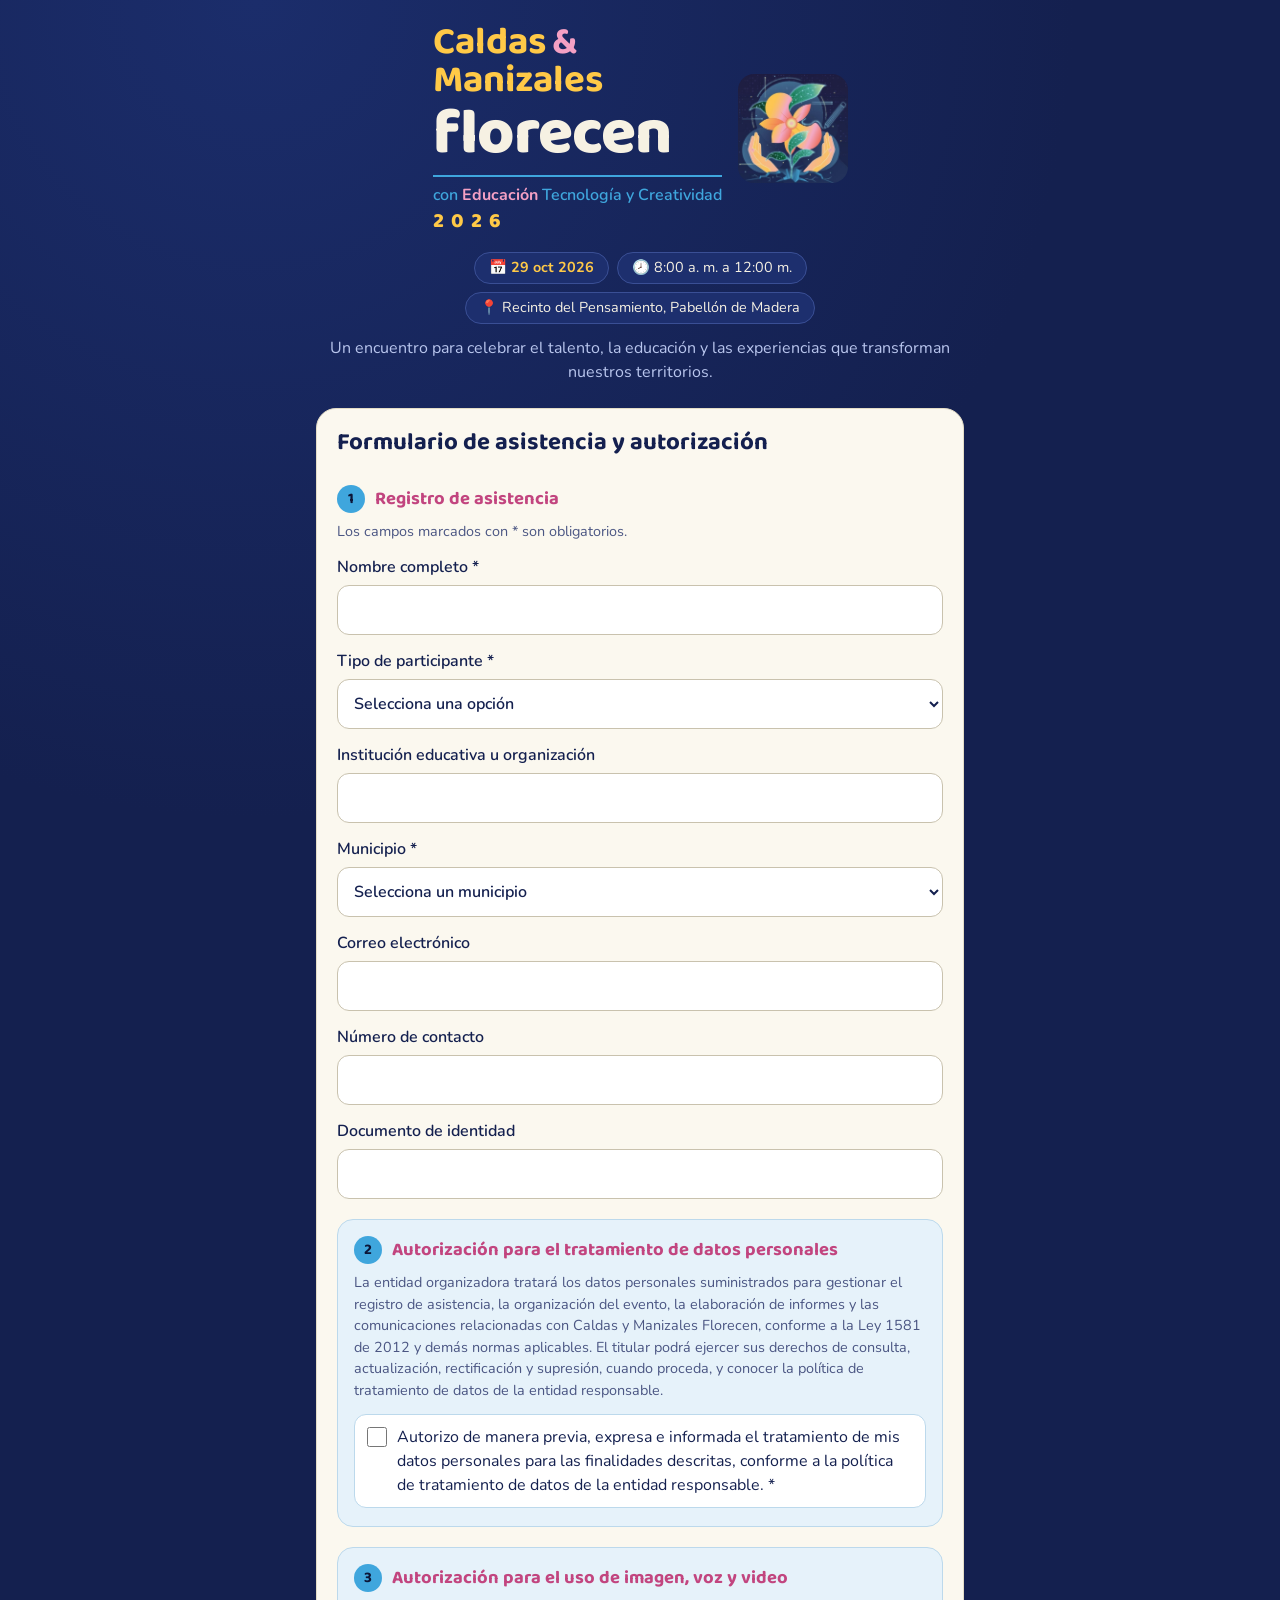
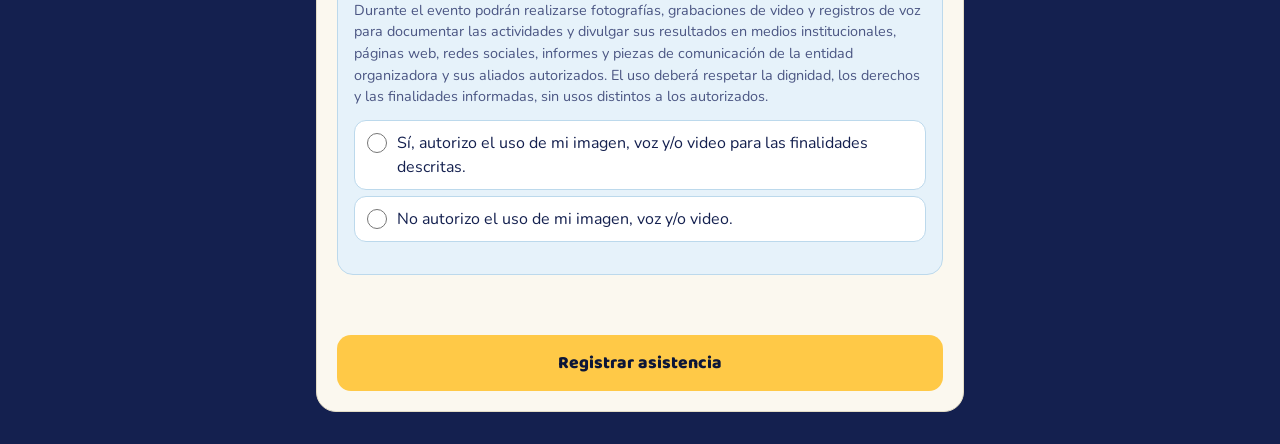
<file: frontend/index.html>
<!doctype html>
<html lang="es">
<head>
<meta charset="utf-8">
<meta name="viewport" content="width=device-width, initial-scale=1">
<title>Caldas y Manizales Florecen · Asistencia</title>
<meta name="theme-color" content="#14204f">
<link rel="icon" type="image/png" href="favicon.png">
<link rel="apple-touch-icon" href="apple-touch-icon.png">
<link rel="preconnect" href="https://fonts.googleapis.com">
<link rel="preconnect" href="https://fonts.gstatic.com" crossorigin>
<link href="https://fonts.googleapis.com/css2?family=Baloo+2:wght@500;700;800&family=Nunito:wght@400;600;700&display=swap" rel="stylesheet">
<link rel="stylesheet" href="style.css">
</head>
<body>
<main>
  <header class="hero">
    <div class="titulo">
      <span class="t1">Caldas<i>&amp;</i></span>
      <span class="t1">Manizales</span>
      <span class="t2">florecen</span>
      <span class="t3">con <b>Educación</b> Tecnología y Creatividad</span>
      <span class="t4">2026</span>
    </div>
    <img class="flor" src="assets/flor.jpg" alt="" aria-hidden="true">
  </header>

  <section class="evento">
    <ul class="datos">
      <li>📅 <strong>29 oct 2026</strong></li>
      <li>🕗 8:00 a. m. a 12:00 m.</li>
      <li>📍 Recinto del Pensamiento, Pabellón de Madera</li>
    </ul>
    <p class="lema">Un encuentro para celebrar el talento, la educación y las experiencias que transforman nuestros territorios.</p>
  </section>

  <form id="form" novalidate>
    <h1>Formulario de asistencia y autorización</h1>

    <h2><span>1</span> Registro de asistencia</h2>
    <p class="nota">Los campos marcados con * son obligatorios.</p>

    <label>Nombre completo *
      <input name="nombre" required maxlength="150" autocomplete="name">
    </label>

    <label>Tipo de participante *
      <select name="tipo" required>
        <option value="">Selecciona una opción</option>
        <option>Asistente / Invitado(a)</option>
        <option>Docente</option>
        <option>Directivo docente</option>
        <option>Estudiante</option>
        <option>Padre, madre o acudiente</option>
        <option>Representante de entidad o aliado</option>
      </select>
    </label>

    <label>Institución educativa u organización
      <input name="institucion" maxlength="150" autocomplete="organization">
    </label>
    <label>Municipio *
      <select name="municipio" required autocomplete="address-level2">
        <option value="">Selecciona un municipio</option>
        <option>Aguadas</option>
        <option>Anserma</option>
        <option>Aranzazu</option>
        <option>Belalcázar</option>
        <option>Chinchiná</option>
        <option>Filadelfia</option>
        <option>La Dorada</option>
        <option>La Merced</option>
        <option>Manizales</option>
        <option>Manzanares</option>
        <option>Marmato</option>
        <option>Marquetalia</option>
        <option>Marulanda</option>
        <option>Neira</option>
        <option>Norcasia</option>
        <option>Pácora</option>
        <option>Palestina</option>
        <option>Pensilvania</option>
        <option>Riosucio</option>
        <option>Risaralda</option>
        <option>Salamina</option>
        <option>Samaná</option>
        <option>San José</option>
        <option>Supía</option>
        <option>Victoria</option>
        <option>Villamaría</option>
        <option>Viterbo</option>
        <option>Otro (fuera de Caldas)</option>
      </select>
    </label>
    <label>Correo electrónico
      <input name="correo" type="email" maxlength="150" autocomplete="email" inputmode="email">
    </label>
    <label>Número de contacto
      <input name="telefono" type="tel" maxlength="30" autocomplete="tel" inputmode="tel">
    </label>
    <label>Documento de identidad
      <input name="documento" maxlength="30" inputmode="numeric">
    </label>

    <section class="auth">
    <h2><span>2</span> Autorización para el tratamiento de datos personales</h2>
    <p class="legal">La entidad organizadora tratará los datos personales suministrados para gestionar el registro de asistencia, la organización del evento, la elaboración de informes y las comunicaciones relacionadas con Caldas y Manizales Florecen, conforme a la Ley 1581 de 2012 y demás normas aplicables. El titular podrá ejercer sus derechos de consulta, actualización, rectificación y supresión, cuando proceda, y conocer la política de tratamiento de datos de la entidad responsable.</p>
    <label class="opt"><input type="checkbox" name="autorizaDatos" required> Autorizo de manera previa, expresa e informada el tratamiento de mis datos personales para las finalidades descritas, conforme a la política de tratamiento de datos de la entidad responsable. *</label>

    </section>

    <section class="auth">
    <h2><span>3</span> Autorización para el uso de imagen, voz y video</h2>
    <p class="legal">Durante el evento podrán realizarse fotografías, grabaciones de video y registros de voz para documentar las actividades y divulgar sus resultados en medios institucionales, páginas web, redes sociales, informes y piezas de comunicación de la entidad organizadora y sus aliados autorizados. El uso deberá respetar la dignidad, los derechos y las finalidades informadas, sin usos distintos a los autorizados.</p>
    <fieldset>
      <legend class="sr">Autorización de imagen, voz y video *</legend>
      <label class="opt"><input type="radio" name="autorizaImagen" value="si" required> Sí, autorizo el uso de mi imagen, voz y/o video para las finalidades descritas.</label>
      <label class="opt"><input type="radio" name="autorizaImagen" value="no"> No autorizo el uso de mi imagen, voz y/o video.</label>
    </fieldset>

    </section>

    <input class="hp" name="web" tabindex="-1" autocomplete="off" aria-hidden="true">
    <p id="msg" role="alert" aria-live="polite"></p>
    <button id="enviar" type="submit">Registrar asistencia</button>
  </form>

  <section id="ok" hidden>
    <img src="assets/flor.jpg" alt="" aria-hidden="true">
    <h1 id="ok-titulo">¡Registro exitoso!</h1>
    <p id="ok-texto">Gracias por registrar tu asistencia. ¡Te esperamos!</p>
  </section>

</main>
<script src="config.js"></script>
<script src="app.js"></script>
</body>
</html>
</file>
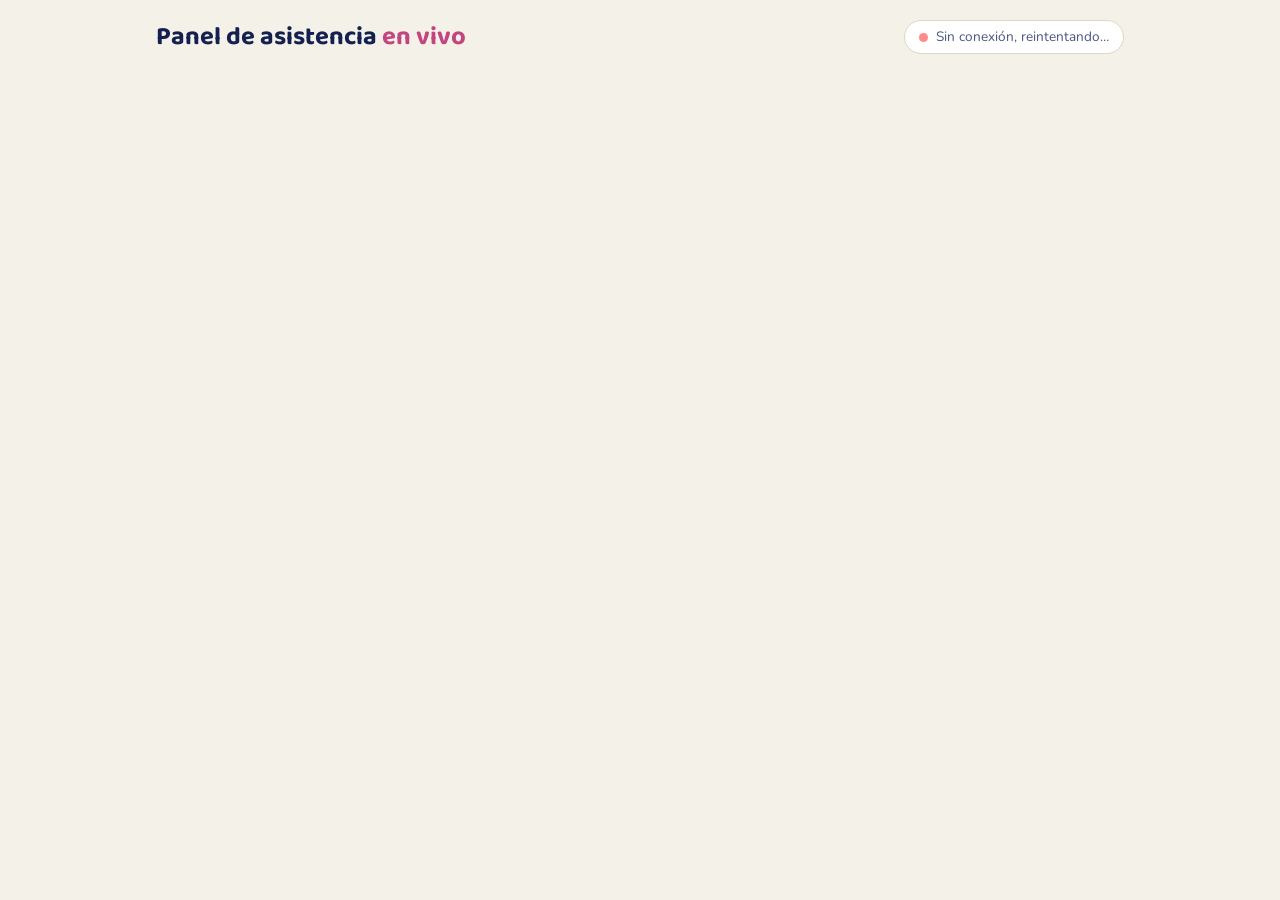
<file: frontend/panel.html>
<!doctype html>
<html lang="es">
<head>
<meta charset="utf-8">
<meta name="viewport" content="width=device-width, initial-scale=1">
<meta name="robots" content="noindex">
<title>Panel · Caldas y Manizales Florecen</title>
<meta name="theme-color" content="#14204f">
<link rel="icon" type="image/png" href="favicon.png">
<link rel="apple-touch-icon" href="apple-touch-icon.png">
<link href="https://fonts.googleapis.com/css2?family=Baloo+2:wght@500;700;800&family=Nunito:wght@400;600;700&display=swap" rel="stylesheet">
<link rel="stylesheet" href="style.css">
<style>
body{background:#f4f1e8;color:#14204f}
:root{--sub:#4b5683}
main{max-width:1000px;padding-top:20px}
.top{display:flex;align-items:center;justify-content:space-between;gap:12px;flex-wrap:wrap}
.top h1{margin:0;color:#14204f;font-size:1.6rem}
.top h1 span{color:#c2457f}
.live{display:flex;align-items:center;gap:8px;font-size:.85rem;color:var(--sub);background:#fff;border:1px solid #ddd6c0;border-radius:999px;padding:6px 14px}
.live::before{content:"";width:9px;height:9px;border-radius:50%;background:#5be28a;box-shadow:0 0 0 0 #5be28a88;animation:pulso 2s infinite}
.live.off::before{background:#ff8a8a;animation:none}
@keyframes pulso{70%{box-shadow:0 0 0 8px #5be28a00}100%{box-shadow:0 0 0 0 #5be28a00}}
.kpis{display:grid;grid-template-columns:repeat(auto-fit,minmax(170px,1fr));gap:14px;margin:20px 0}
.kpi{background:#fff;border:1px solid #ddd6c0;border-top:4px solid var(--c,#ffc947);border-radius:16px;padding:16px}
.kpi span{display:block;color:var(--sub);font-size:.85rem;font-weight:600;text-transform:uppercase;letter-spacing:.04em}
.kpi b{display:block;font:800 2.6rem/1.1 'Baloo 2',sans-serif;color:#14204f}
.kpi small{color:var(--sub)}
.grid{display:grid;grid-template-columns:repeat(auto-fit,minmax(310px,1fr));gap:16px}
.card{background:#fff;border:1px solid #ddd6c0;border-radius:20px;padding:18px}
.card.ancha{grid-column:1/-1}
.card h2{margin:0 0 12px;font-size:1.1rem;color:#c2457f}
.lista{max-height:420px;overflow:auto;padding-right:4px}
.fila{display:grid;grid-template-columns:22px minmax(80px,34%) 1fr 34px;gap:8px;align-items:center;font-size:.92rem;margin:7px 0}
.fila .n{color:var(--sub);font-size:.8rem;text-align:right}
.barra{height:12px;background:#ece7d6;border-radius:6px;overflow:hidden}
.barra i{display:block;height:100%;background:linear-gradient(90deg,#3fa6dd,#f4a0c4);border-radius:6px;transition:width .5s}
.fila em{font-style:normal;font-weight:800;text-align:right;color:#14204f}
.rec{display:flex;gap:12px;align-items:center;padding:8px 0;border-bottom:1px solid #ece7d6;animation:entra .5s}
@keyframes entra{from{opacity:0;transform:translateY(-6px)}}
.rec .av{width:34px;height:34px;border-radius:50%;background:#3fa6dd;color:#0c1638;font:800 .95rem 'Baloo 2',sans-serif;display:grid;place-items:center;flex:none}
.rec div{min-width:0;flex:1;line-height:1.3}
.rec small{display:block;color:var(--sub)}
.rec time{color:#c2457f;font-size:.85rem;font-variant-numeric:tabular-nums}
.vacio{color:var(--sub);text-align:center;padding:20px 0}
#estado{text-align:center;color:var(--sub);font-size:.85rem;margin-top:16px}
@media(prefers-reduced-motion:reduce){.live::before,.rec{animation:none}}
</style>
</head>
<body>
<main>
  <div class="top">
    <h1>Panel de asistencia <span>en vivo</span></h1>
    <div class="live" id="live">Conectando…</div>
  </div>
  <div id="panel" hidden>
    <div class="kpis">
      <div class="kpi" style="--c:#ffc947"><span>Registrados</span><b id="total">0</b></div>
      <div class="kpi" style="--c:#3fa6dd"><span>Municipios</span><b id="munis">0</b><small id="lider"></small></div>
      <div class="kpi" style="--c:#f4a0c4"><span>Autorizan imagen</span><b id="img">0</b><small id="imgPct"></small></div>
    </div>
    <div class="grid">
      <section class="card"><h2>Registros por municipio</h2><div class="lista" id="porMunicipio"></div></section>
      <section class="card"><h2>Tipo de participante</h2><div class="lista" id="porTipo"></div></section>
      <section class="card ancha"><h2>Últimos registros</h2><div class="lista" id="recientes"></div></section>
    </div>
  </div>
  <p id="estado"></p>
</main>
<script src="config.js"></script>
<script src="panel.js"></script>
</body>
</html>
</file>
<file: frontend/style.css>
:root{--bg:#14204f;--bg2:#1b2d6b;--card:#1d2f6e;--line:#3a4f95;--txt:#f6f1e3;--sub:#b9c6ee;--yel:#ffc947;--pink:#f4a0c4;--blue:#3fa6dd;--err:#ff8a8a}
*{box-sizing:border-box}
body{margin:0;font:16px/1.5 Nunito,system-ui,sans-serif;color:var(--txt);background:radial-gradient(circle at 20% 0,var(--bg2),var(--bg) 60%) fixed var(--bg)}
main{max-width:680px;margin:0 auto;padding:0 16px 32px}
.hero{display:flex;align-items:center;justify-content:center;gap:16px;padding:24px 8px 0}
.hero img{width:26%;max-width:110px;flex:none;height:auto;border-radius:16px}
.titulo{display:flex;flex-direction:column;max-width:320px;min-width:0;font-family:'Baloo 2',sans-serif;line-height:1}
.titulo .t1{font-size:clamp(1.6rem,6.5vw,2.4rem);font-weight:700;color:#ffc947}
.titulo i{font-style:normal;color:#f4a0c4;margin-left:6px}
.titulo .t2{font-size:clamp(2.4rem,11vw,4rem);font-weight:800;color:#f6f1e3;letter-spacing:-1px;margin:2px 0 8px;padding-bottom:8px;border-bottom:2px solid #3fa6dd}
.titulo .t3{font:600 clamp(.8rem,3vw,1rem)/1.3 Nunito,sans-serif;color:#3fa6dd}
.titulo .t3 b{color:#f4a0c4}
.titulo .t4{font-weight:800;font-size:1.3rem;letter-spacing:.35em;color:#ffc947;margin-top:6px}
.evento{text-align:center;margin:20px 0 24px}
.datos{list-style:none;margin:0 0 12px;padding:0;display:flex;flex-wrap:wrap;justify-content:center;gap:8px}
.datos li{background:#1d2f6e;border:1px solid #3a4f95;border-radius:999px;padding:4px 14px;font-size:.9rem}
.evento p{margin:4px 0}
.evento strong{color:var(--yel)}
.lema{color:var(--sub)}
form,#ok{background:#fbf8ef;color:#14204f;border:1px solid #e3dcc6;border-radius:20px;padding:20px;--line:#c9c2ae;--sub:#4b5683;--yel:#14204f;--pink:#c2457f;--err:#c62828}
.auth{background:#e6f2fa;border:1px solid #bcd9ec;border-radius:16px;padding:4px 16px 12px;margin:20px 0}
.auth h2{margin-top:12px}
.auth .opt{background:#fff;border-color:#bcd9ec}
.auth .opt:has(input:checked){background:#fff4cf;border-color:#e0a500}
h1,h2{font-family:'Baloo 2',sans-serif;line-height:1.2}
h1{font-size:1.5rem;margin:0 0 8px;color:var(--yel)}
h2{font-size:1.15rem;margin:28px 0 8px;display:flex;gap:10px;align-items:center;color:var(--pink)}
h2 span{background:var(--blue);color:#0c1638;border-radius:50%;width:28px;height:28px;display:grid;place-items:center;flex:none;font-size:.95rem}
.nota,.legal{font-size:.9rem;color:var(--sub);margin:0 0 12px}
label{display:block;font-weight:600;margin-bottom:14px}
input:not([type=radio],[type=checkbox]),select{display:block;width:100%;margin-top:6px;padding:12px;font:inherit;color:#14204f;background:#fff;border:1.5px solid var(--line);border-radius:12px}
input:focus-visible,select:focus-visible{outline:3px solid #e0a500;outline-offset:1px}
fieldset{border:0;padding:0;margin:0 0 14px}
legend{font-weight:600;margin-bottom:6px;padding:0}
.opt{display:flex;gap:10px;align-items:flex-start;font-weight:400;padding:10px 12px;margin-bottom:6px;border:1.5px solid var(--line);border-radius:12px;cursor:pointer}
.opt:has(input:checked){border-color:#e0a500;background:#fff4cf}
.opt input{accent-color:#14204f;width:20px;height:20px;margin:2px 0 0;flex:none}
.invalid input:not(.hp),.invalid select{border-color:var(--err)}
.invalid.opt{border-color:var(--err)}
.sr{position:absolute;width:1px;height:1px;overflow:hidden;clip:rect(0 0 0 0)}
.hp{position:absolute;left:-9999px}
#msg{min-height:1.5em;color:var(--err);font-weight:600}
button{width:100%;padding:14px;font:800 1.1rem 'Baloo 2',sans-serif;color:#0c1638;background:#ffc947;border:0;border-radius:14px;cursor:pointer}
button:hover{filter:brightness(1.07)}
button:disabled{opacity:.6;cursor:wait}
#ok{text-align:center}
#ok img{width:180px;max-width:60%;border-radius:16px}
@media(prefers-reduced-motion:no-preference){button{transition:filter .15s}}
</file>
